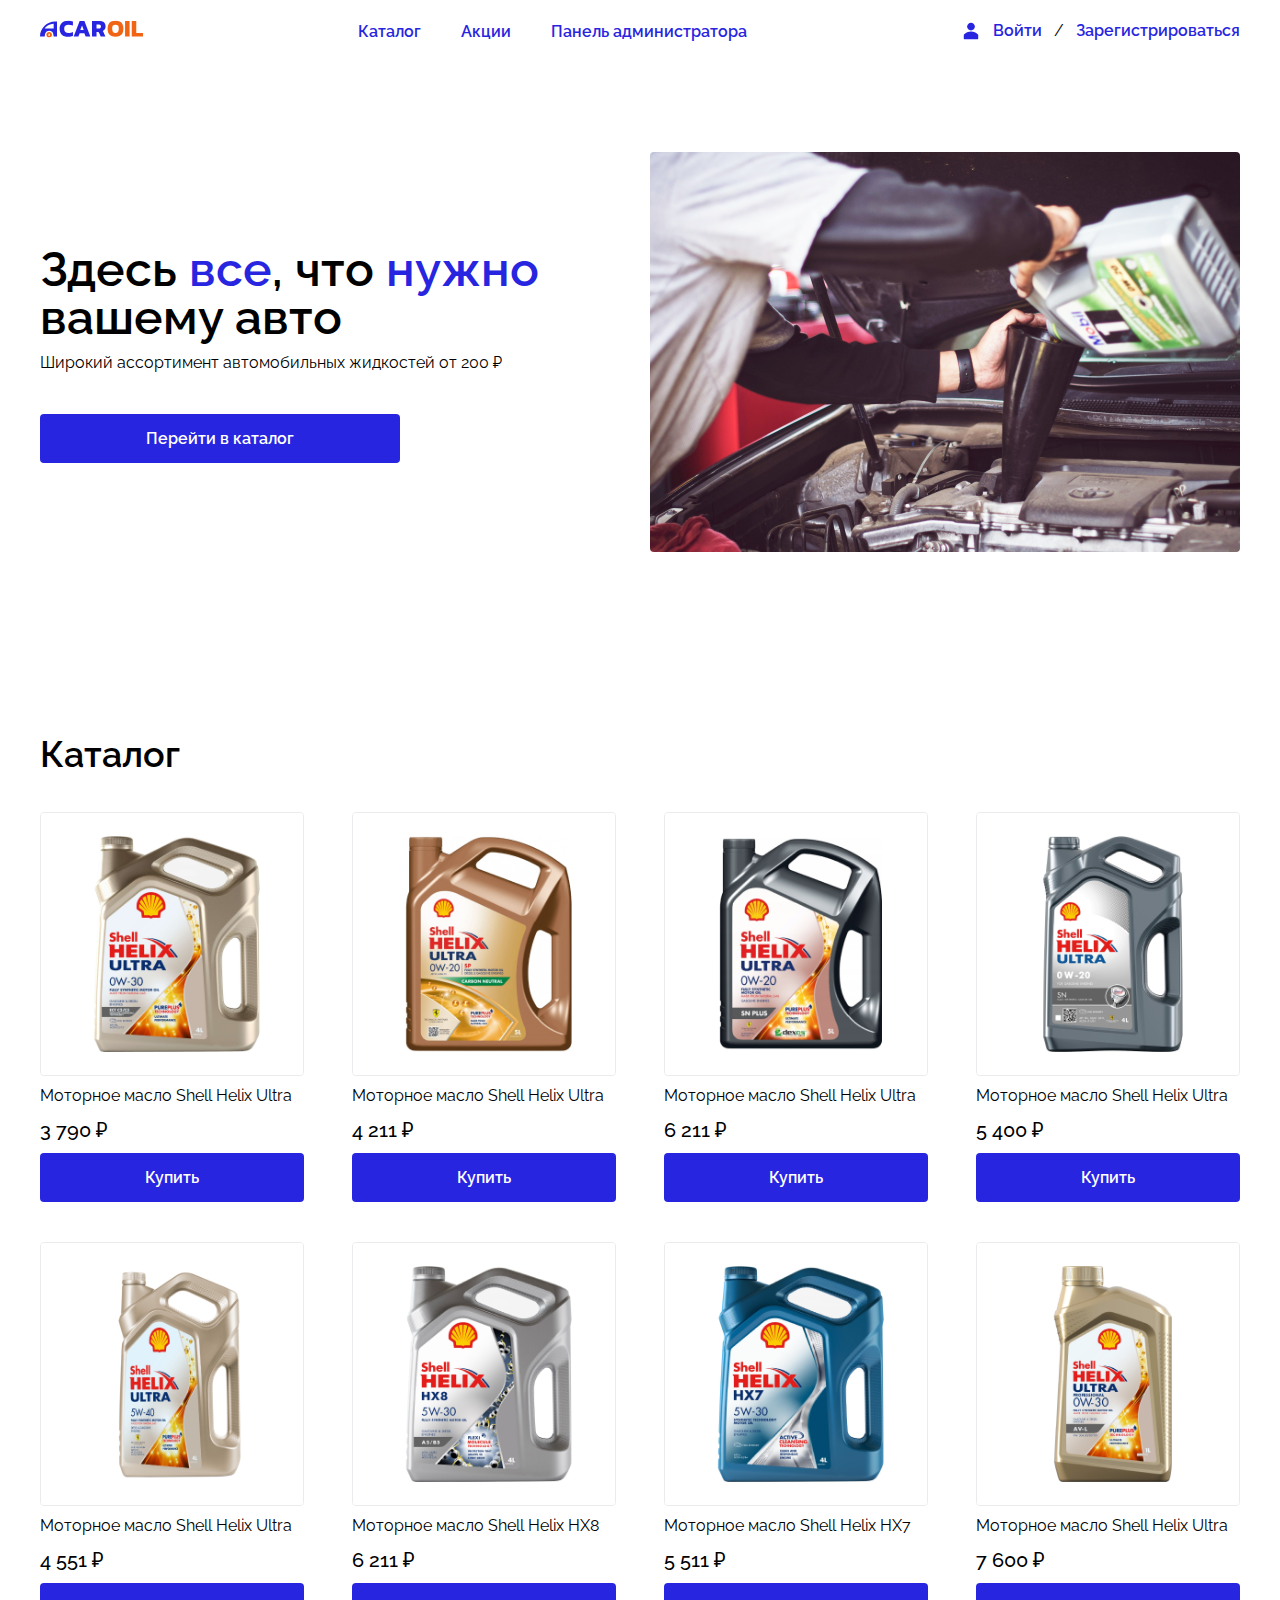
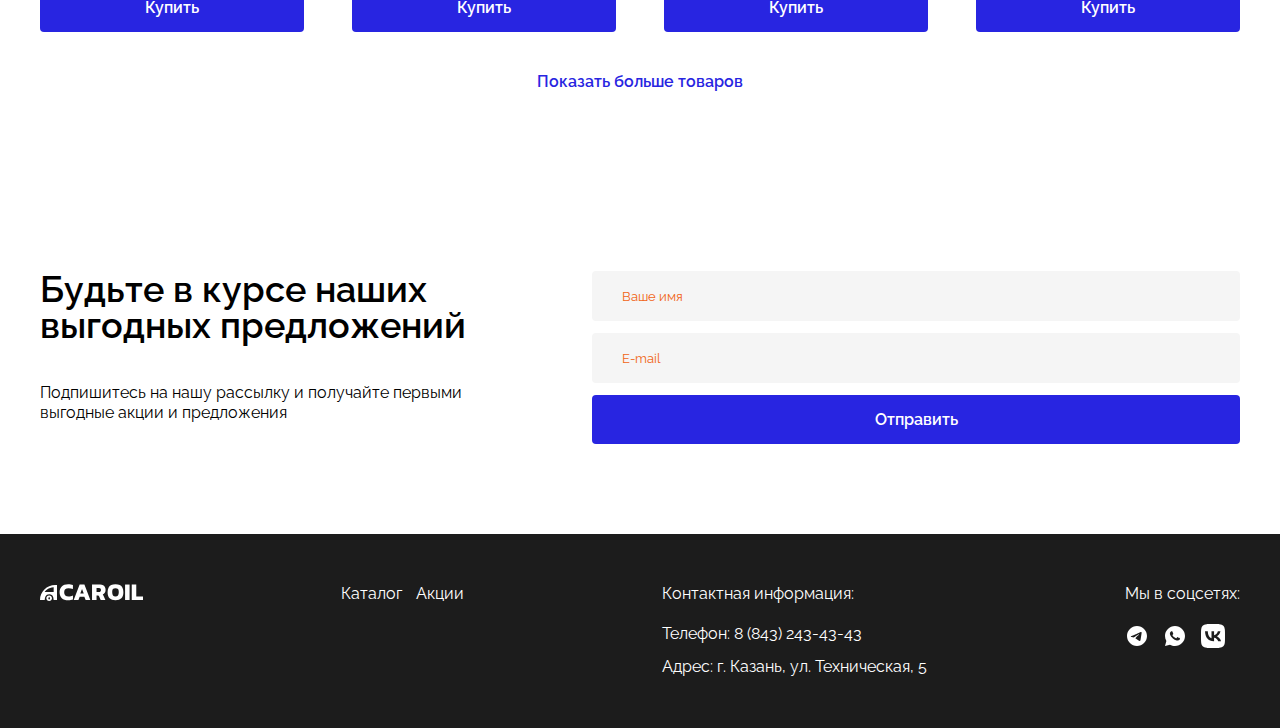
<file: index.html>
<!DOCTYPE html>
<html lang="ru">
  <head>
    <meta charset="UTF-8" />
    <meta http-equiv="X-UA-Compatible" content="IE=edge" />
    <meta name="viewport" content="width=device-width, initial-scale=1.0" />
    <title>CAROIL Главная</title>
    <link rel="stylesheet" href="assets/css/style.css" />
    <link
      href="https://fonts.googleapis.com/css2?family=Raleway:ital,wght@0,100..900;1,100..900&display=swap"
      rel="stylesheet"
    />
    <link
      rel="shortcut icon"
      href="assets/logo/favicon.ico"
      type="image/x-icon"
    />
  </head>

  <body>
    <!-- header -->
    <header>
      <div class="header__content container">
        <div class="header__logo logo">
          <img src="assets/logo/logo.svg" alt="" />
        </div>
        <div class="header__nav">
          <a href="#catalog" class="header__link">Каталог</a>
          <a href="#subscribe" class="header__link">Акции</a>
          <a href="admin.html" class="header__link">Панель администратора</a>
        </div>
        <div class="header__auth">
          <img src="assets/icons/user.svg" alt="" />
          <a href="login.html">Войти</a>
          <p>/</p>
          <a href="signup.html">Зарегистрироваться</a>
        </div>
      </div>
    </header>
    <!-- header end -->

    <!-- main-banner -->
    <div class="main-banner">
      <div class="main-banner__content container py">
        <div class="main-banner__text">
          <h1>Здесь <span>все</span>, что <span>нужно</span> вашему авто</h1>
          <p>Широкий ассортимент автомобильных жидкостей от 200 ₽</p>
          <div class="main-banner__btn">
            <form action="#catalog"><button>Перейти в каталог</button></form>
            
          </div>
        </div>
        <div class="main-banner__img">
          <img src="assets/img/main-banner.png" alt="" class="img" />
        </div>
      </div>
    </div>
    <!-- main-banner end -->

    <!-- main-catalog -->
    <div class="main-catalog container py" id="catalog">
      <div class="main-catalog__title title">
        <h2>Каталог</h2>
      </div>
      <div class="main-catalog__flex">
        <div class="item">
          <img src="assets/img/item.png" alt="" class="main-catalog__img img" />
          <p>Моторное масло Shell Helix Ultra</p>
          <p class="cost">3 790 ₽</p>
          <form action="product.html">
            <button>Купить</button>
          </form>
          
        </div>
        <div class="item">
          <img
            src="assets/img/item-1.png"
            alt=""
            class="main-catalog__img img"
          />
          <p>Моторное масло Shell Helix Ultra</p>
          <p class="cost">4 211 ₽</p>
          <button>Купить</button>
        </div>
        <div class="item">
          <img
            src="assets/img/item-2.png"
            alt=""
            class="main-catalog__img img"
          />
          <p>Моторное масло Shell Helix Ultra</p>
          <p class="cost">6 211 ₽</p>
          <button>Купить</button>
        </div>
        <div class="item">
          <img
            src="assets/img/item-3.png"
            alt=""
            class="main-catalog__img img"
          />
          <p>Моторное масло Shell Helix Ultra</p>
          <p class="cost">5 400 ₽</p>
          <button>Купить</button>
        </div>
        <div class="item">
          <img
            src="assets/img/item-4.png"
            alt=""
            class="main-catalog__img img"
          />
          <p>Моторное масло Shell Helix Ultra</p>
          <p class="cost">4 551 ₽</p>
          <button>Купить</button>
        </div>
        <div class="item">
          <img
            src="assets/img/item-5.png"
            alt=""
            class="main-catalog__img img"
          />
          <p>Моторное масло Shell Helix HX8</p>
          <p class="cost">6 211 ₽</p>
          <button>Купить</button>
        </div>
        <div class="item">
          <img
            src="assets/img/item-6.png"
            alt=""
            class="main-catalog__img img"
          />
          <p>Моторное масло Shell Helix HX7</p>
          <p class="cost">5 511 ₽</p>
          <button>Купить</button>
        </div>
        <div class="item">
          <img
            src="assets/img/item-7.png"
            alt=""
            class="main-catalog__img img"
          />
          <p>Моторное масло Shell Helix Ultra</p>
          <p class="cost">7 600 ₽</p>
          <button>Купить</button>
        </div>
      </div>
      <div class="main-catalog__link">
        <a href="">Показать больше товаров</a>
      </div>
    </div>
    <!-- main-catalog end -->

    <!-- main-subscribe -->
    <div class="main-subscribe container py" id="subscribe">
      <div class="main-subscribe__text">
        <h2>Будьте в курсе наших выгодных предложений</h2>
        <p>
          Подпишитесь на нашу рассылку и получайте первыми выгодные акции и
          предложения
        </p>
      </div>
      <div class="main-subscribe__form">
        <form action="">
          <input type="text" placeholder="Ваше имя" />
          <input type="text" placeholder="E-mail" />
          <button>Отправить</button>
        </form>
      </div>
    </div>
    <!-- main-subscribe end -->

    <!-- footer -->
    <footer>
      <div class="footer__content container">
        <div class="footer__logo logo">
          <img src="assets/logo/logo_white.svg" alt="" />
        </div>
        <div class="footer__nav">
          <a href="" class="footer__a-white">Каталог</a>
          <a href="" class="footer__a-white">Акции</a>
        </div>
        <div class="footer__block">
          <p class="footer__p-white">Контактная информация:</p>
          <div class="footer__contacts">
            <a href="tel:+78432434343" class="footer__a-white"
              >Телефон: 8 (843) 243-43-43</a
            >
            <p class="footer__p-white">Адрес: г. Казань, ул. Техническая, 5</p>
          </div>
        </div>
        <div class="footer__block">
          <p class="footer__p-white">Мы в соцсетях:</p>
          <div class="footer__social-medias">
            <a href=""><img src="assets/icons/telegram.svg" alt="" /></a>
            <a href=""><img src="assets/icons/whatsapp.svg" alt="" /></a>
            <a href=""><img src="assets/icons/vk.svg" alt="" /></a>
          </div>
        </div>
      </div>
    </footer>
    <!-- footer end -->
  </body>
</html>
</file>
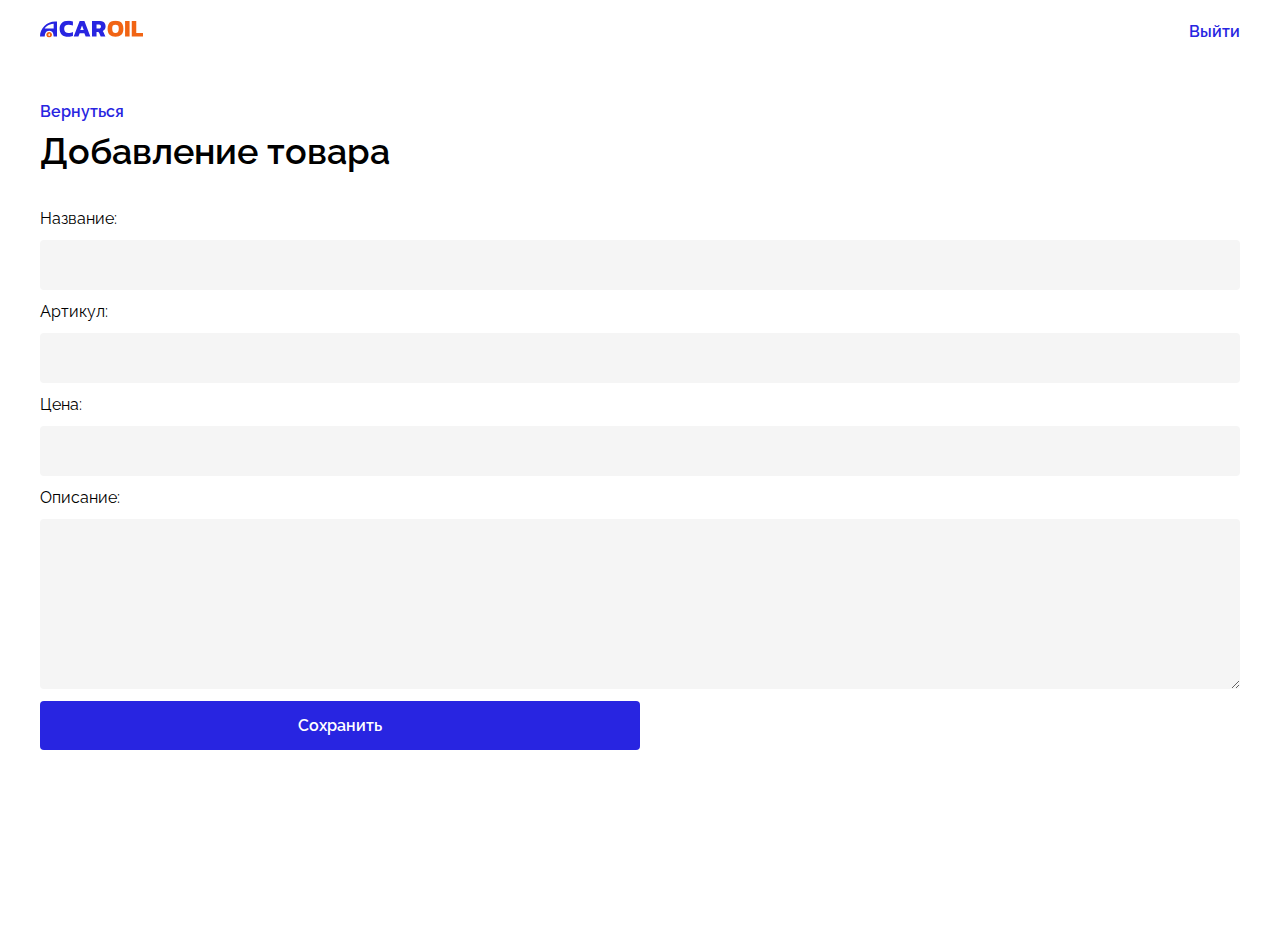
<file: add.html>
<!DOCTYPE html>
<html lang="ru">
  <head>
    <meta charset="UTF-8" />
    <meta name="viewport" content="width=device-width, initial-scale=1.0" />
    <title>Добавление товара</title>
    <link rel="stylesheet" href="assets/css/style.css" />
    <link
      href="https://fonts.googleapis.com/css2?family=Raleway:ital,wght@0,100..900;1,100..900&display=swap"
      rel="stylesheet"
    />
    <link
      rel="shortcut icon"
      href="assets/logo/favicon.ico"
      type="image/x-icon"
    />
  </head>
  <body>
    <!-- header -->
    <header>
      <div class="header__content container">
        <div class="header__logo logo">
          <a href="index.html"><img src="assets/logo/logo.svg" alt="" /></a>
        </div>
        <a href="index.html">Выйти</a>
      </div>
    </header>
    <!-- header end -->

    <!-- add -->
    <div class="add">
        <div class="add__content container py-page">
            <div class="add__title">
                <a href="admin.html">Вернуться</a>
                <h2 class="add__h2 add__h2_pdbtm-40">Добавление товара</h2>
            </div>
            <div class="form form_width-60">
                <form action="">
                    <label for="name">Название:</label>
                    <input type="text" name="name" >
                    <label for="article">Артикул:</label>
                    <input type="text" name="article" >
                    <label for="cost">Цена:</label>
                    <input type="text" name="cost">
                    <label for="description">Описание:</label>
                    <textarea name="description" id="" cols="30" rows="10"></textarea>
                    <button class="form-button">Сохранить</button>
                </form>
            </div>
        </div>
    </div>
    <!-- add end -->
  </body>
</html>
</file>
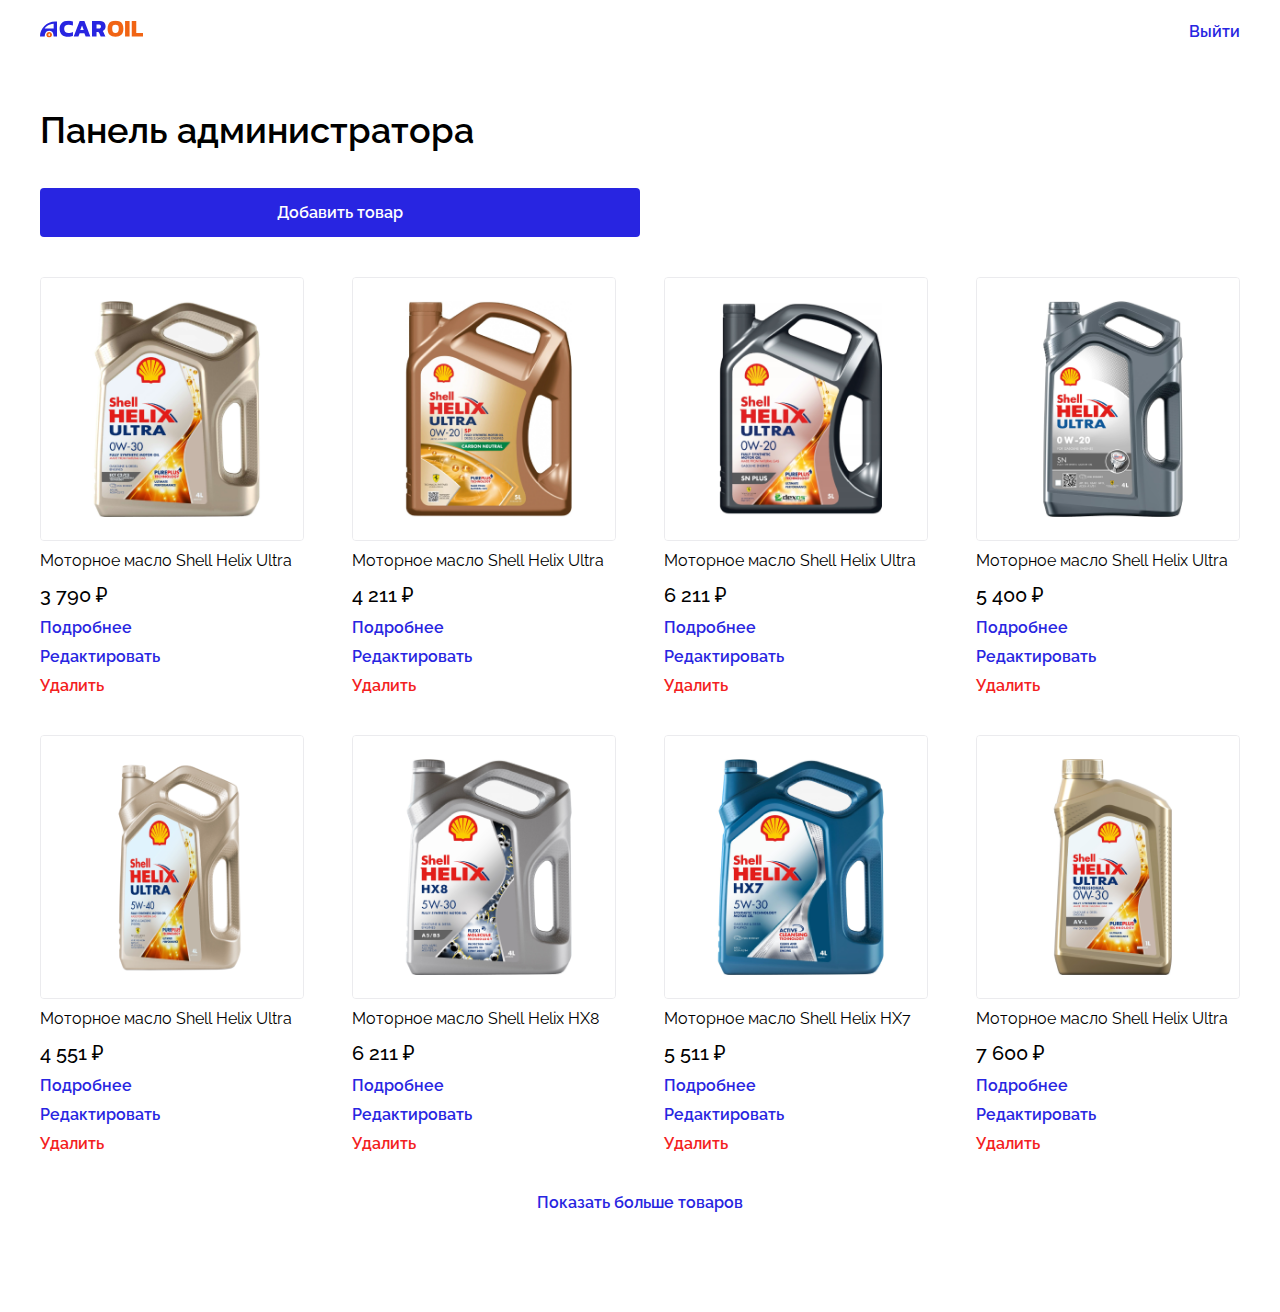
<file: admin.html>
<!DOCTYPE html>
<html lang="ru">
  <head>
    <meta charset="UTF-8" />
    <meta name="viewport" content="width=device-width, initial-scale=1.0" />
    <title>Панель администратора</title>
    <link rel="stylesheet" href="assets/css/style.css" />
    <link
      href="https://fonts.googleapis.com/css2?family=Raleway:ital,wght@0,100..900;1,100..900&display=swap"
      rel="stylesheet"
    />
    <link
      rel="shortcut icon"
      href="assets/logo/favicon.ico"
      type="image/x-icon"
    />
  </head>
  <body>
    <!-- header -->
    <header>
      <div class="header__content container">
        <div class="header__logo logo">
          <a href="index.html"><img src="assets/logo/logo.svg" alt="" /></a>
        </div>
        <a href="index.html">Выйти</a>
      </div>
    </header>
    <!-- header end -->

    <!-- admin-catalog -->
    <div class="admin-catalog">
      <div class="admin-catalog__content container">
        <div class="admin-catalog__title">
          <h2>Панель администратора</h2>
        </div>
        <div class="admin-catalog__btn">
          <form action="add.html">
            <button class="form-button">Добавить товар</button>
          </form>
        </div>
        <div class="admin-catalog__flex">
          <div class="item">
            <img
              src="assets/img/item.png"
              alt=""
              class="main-catalog__img img"
            />
            <p>Моторное масло Shell Helix Ultra</p>
            <p class="cost">3 790 ₽</p>
            <a href="">Подробнее</a>
            <a href="edit.html">Редактировать</a>
            <a href="" class="admin-catalog__delete-link">Удалить</a>
          </div>
          <div class="item">
            <img
              src="assets/img/item-1.png"
              alt=""
              class="main-catalog__img img"
            />
            <p>Моторное масло Shell Helix Ultra</p>
            <p class="cost">4 211 ₽</p>
            <a href="">Подробнее</a>
            <a href="">Редактировать</a>
            <a href="" class="admin-catalog__delete-link">Удалить</a>
          </div>
          <div class="item">
            <img
              src="assets/img/item-2.png"
              alt=""
              class="main-catalog__img img"
            />
            <p>Моторное масло Shell Helix Ultra</p>
            <p class="cost">6 211 ₽</p>
            <a href="">Подробнее</a>
            <a href="">Редактировать</a>
            <a href="" class="admin-catalog__delete-link">Удалить</a>
          </div>
          <div class="item">
            <img
              src="assets/img/item-3.png"
              alt=""
              class="main-catalog__img img"
            />
            <p>Моторное масло Shell Helix Ultra</p>
            <p class="cost">5 400 ₽</p>
            <a href="">Подробнее</a>
            <a href="">Редактировать</a>
            <a href="" class="admin-catalog__delete-link">Удалить</a>
          </div>
          <div class="item">
            <img
              src="assets/img/item-4.png"
              alt=""
              class="main-catalog__img img"
            />
            <p>Моторное масло Shell Helix Ultra</p>
            <p class="cost">4 551 ₽</p>
            <a href="">Подробнее</a>
            <a href="">Редактировать</a>
            <a href="" class="admin-catalog__delete-link">Удалить</a>
          </div>
          <div class="item">
            <img
              src="assets/img/item-5.png"
              alt=""
              class="main-catalog__img img"
            />
            <p>Моторное масло Shell Helix HX8</p>
            <p class="cost">6 211 ₽</p>
            <a href="">Подробнее</a>
            <a href="">Редактировать</a>
            <a href="" class="admin-catalog__delete-link">Удалить</a>
          </div>
          <div class="item">
            <img
              src="assets/img/item-6.png"
              alt=""
              class="main-catalog__img img"
            />
            <p>Моторное масло Shell Helix HX7</p>
            <p class="cost">5 511 ₽</p>
            <a href="">Подробнее</a>
            <a href="">Редактировать</a>
            <a href="" class="admin-catalog__delete-link">Удалить</a>
          </div>
          <div class="item">
            <img
              src="assets/img/item-7.png"
              alt=""
              class="main-catalog__img img"
            />
            <p>Моторное масло Shell Helix Ultra</p>
            <p class="cost">7 600 ₽</p>
            <a href="">Подробнее</a>
            <a href="">Редактировать</a>
            <a href="" class="admin-catalog__delete-link">Удалить</a>
          </div>
        </div>
        <div class="admin-catalog__link">
          <a href="">Показать больше товаров</a>
        </div>
      </div>
    </div>
    <!-- admin-catalog end -->
  </body>
</html>
</file>
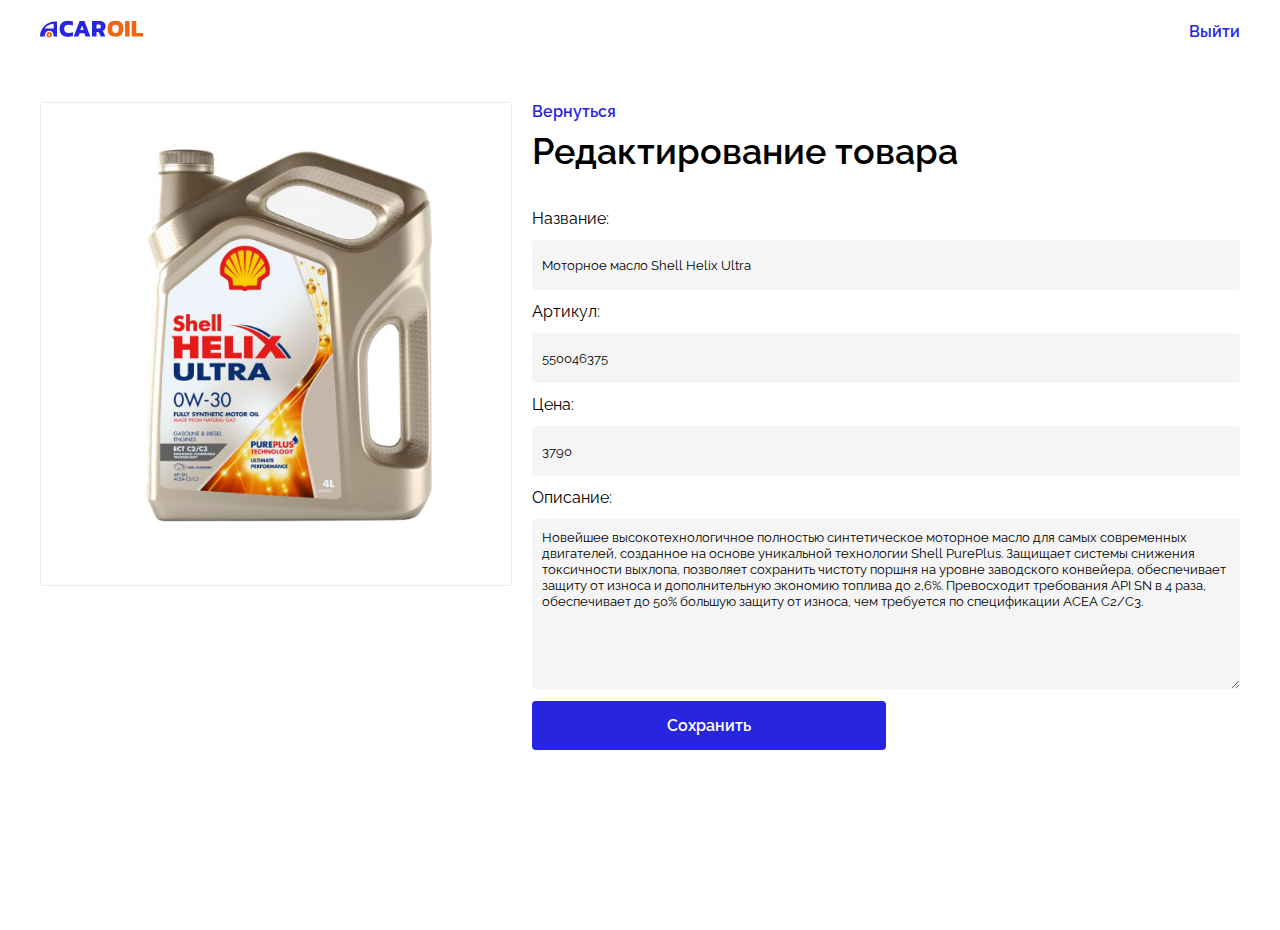
<file: edit.html>
<!DOCTYPE html>
<html lang="ru">
  <head>
    <meta charset="UTF-8" />
    <meta name="viewport" content="width=device-width, initial-scale=1.0" />
    <title>Редактирование товара</title>
    <link rel="stylesheet" href="assets/css/style.css" />
    <link
      href="https://fonts.googleapis.com/css2?family=Raleway:ital,wght@0,100..900;1,100..900&display=swap"
      rel="stylesheet"
    />
    <link
      rel="shortcut icon"
      href="assets/logo/favicon.ico"
      type="image/x-icon"
    />
  </head>
  <body>
    <!-- header -->
    <header>
      <div class="header__content container">
        <div class="header__logo logo">
            <a href="index.html"><img src="assets/logo/logo.svg" alt="" /></a>
          
        </div>
        <a href="index.html">Выйти</a>
      </div>
    </header>
    <!-- header end -->

    <!-- edit -->
    <div class="edit">
      <div class="edit__content container py-page">
        <div class="edit__img img">
            <img src="assets/img/product.png" alt="">
        </div>
        <div class="edit__block">
          <div class="edit__title">
            <a href="admin.html">Вернуться</a>
            <h2 class="edit__h2 edit__h2_pdbtm-40">Редактирование товара</h2>
          </div>
          <div class="form">
            <form action="">
                <label for="name">Название:</label>
                <input type="text" name="name" value="Моторное масло Shell Helix Ultra">
                <label for="article">Артикул:</label>
                <input type="text" name="article" value="550046375">
                <label for="cost">Цена:</label>
                <input type="text" name="cost" value="3790">
                <label for="description">Описание:</label>
                <textarea name="description" id="" cols="30" rows="10">Новейшее высокотехнологичное полностью синтетическое моторное масло для самых современных двигателей, созданное на основе уникальной технологии Shell PurePlus. Защищает системы снижения токсичности выхлопа, позволяет сохранить чистоту поршня на уровне заводского конвейера, обеспечивает защиту от износа и дополнительную экономию топлива до 2,6%. Превосходит требования API SN в 4 раза, обеспечивает до 50% большую защиту от износа, чем требуется по спецификации ACEA C2/C3.</textarea>
                <button class="form-button">Сохранить</button>
            </form>
          </div>
        </div>
      </div>
    </div>
    <!-- edit end -->
  </body>
</html>
</file>
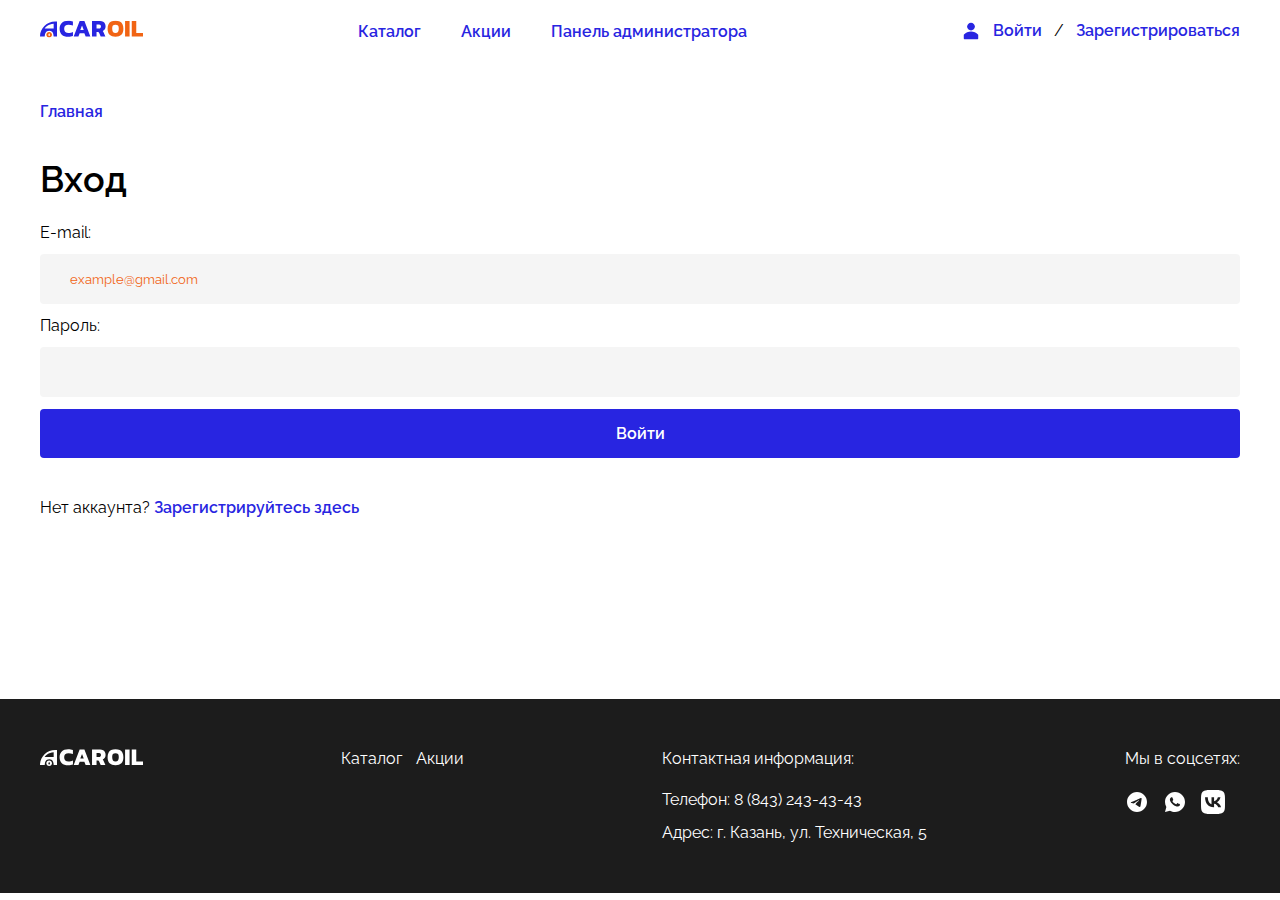
<file: login.html>
<!DOCTYPE html>
<html lang="ru">
  <head>
    <meta charset="UTF-8" />
    <meta http-equiv="X-UA-Compatible" content="IE=edge" />
    <meta name="viewport" content="width=device-width, initial-scale=1.0" />
    <title>CAROIL Главная</title>
    <link rel="stylesheet" href="assets/css/style.css" />
    <link
      href="https://fonts.googleapis.com/css2?family=Raleway:ital,wght@0,100..900;1,100..900&display=swap"
      rel="stylesheet"
    />
    <link
      rel="shortcut icon"
      href="assets/logo/favicon.ico"
      type="image/x-icon"
    />
  </head>

  <body>
    <!-- header -->
    <header>
      <div class="header__content container">
        <div class="header__logo logo">
          <img src="assets/logo/logo.svg" alt="" />
        </div>
        <div class="header__nav">
          <a href="#catalog" class="header__link">Каталог</a>
          <a href="#subscribe" class="header__link">Акции</a>
          <a href="admin.html" class="header__link">Панель администратора</a>
        </div>
        <div class="header__auth">
          <img src="assets/icons/user.svg" alt="" />
          <a href="login.html">Войти</a>
          <p>/</p>
          <a href="signup.html">Зарегистрироваться</a>
        </div>
      </div>
    </header>
    <!-- header end -->

    <div class="auth container py-page">
      <div class="auth__content">
        <div class="auth__nav">
          <a href="index.html">Главная</a>
        </div>
        <div class="auth__form">
          <h2>Вход</h2>
          <form action="">
            <label for="email">E-mail:</label>
            <input type="text" name="email" placeholder="example@gmail.com" />
            <label for="password">Пароль:</label>
            <input type="text" name="password" />
            <button>Войти</button>
          </form>
        </div>
        <div class="auth__link">
          <p>Нет аккаунта? <a href="signup.html">Зарегистрируйтесь здесь</a></p>
        </div>
      </div>
    </div>

    <!-- footer -->
    <footer>
      <div class="footer__content container">
        <div class="footer__logo logo">
          <img src="assets/logo/logo_white.svg" alt="" />
        </div>
        <div class="footer__nav">
          <a href="" class="footer__a-white">Каталог</a>
          <a href="" class="footer__a-white">Акции</a>
        </div>
        <div class="footer__block">
          <p class="footer__p-white">Контактная информация:</p>
          <div class="footer__contacts">
            <a href="tel:+78432434343" class="footer__a-white"
              >Телефон: 8 (843) 243-43-43</a
            >
            <p class="footer__p-white">Адрес: г. Казань, ул. Техническая, 5</p>
          </div>
        </div>
        <div class="footer__block">
          <p class="footer__p-white">Мы в соцсетях:</p>
          <div class="footer__social-medias">
            <a href=""><img src="assets/icons/telegram.svg" alt="" /></a>
            <a href=""><img src="assets/icons/whatsapp.svg" alt="" /></a>
            <a href=""><img src="assets/icons/vk.svg" alt="" /></a>
          </div>
        </div>
      </div>
    </footer>
    <!-- footer end -->
  </body>
</html>
</file>
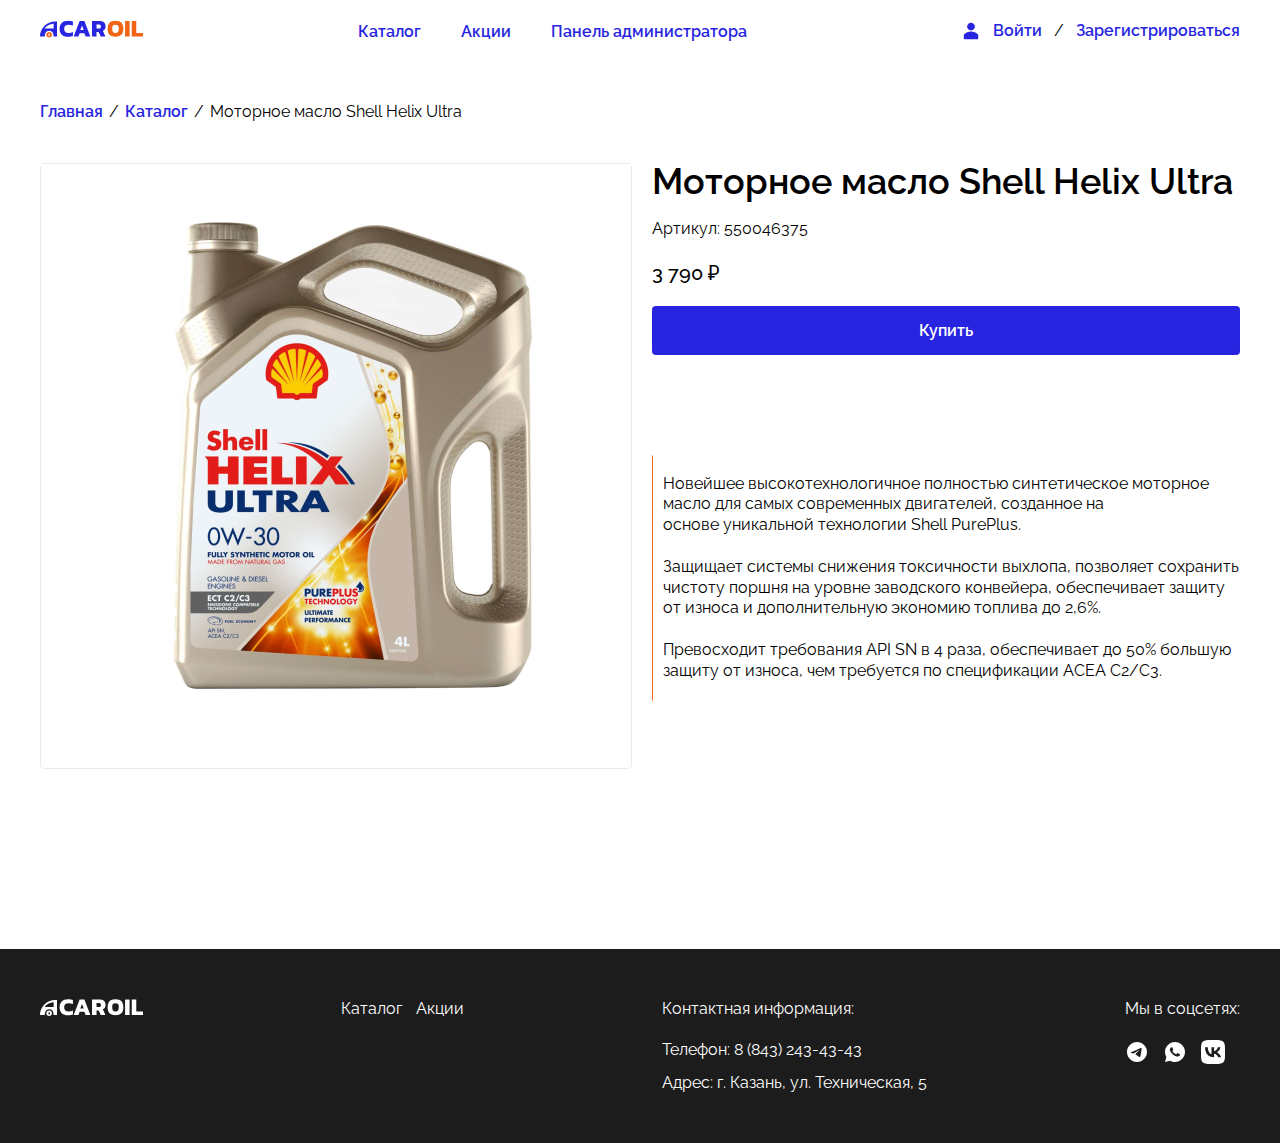
<file: product.html>
<!DOCTYPE html>
<html lang="ru">
  <head>
    <meta charset="UTF-8" />
    <meta http-equiv="X-UA-Compatible" content="IE=edge" />
    <meta name="viewport" content="width=device-width, initial-scale=1.0" />
    <title>CAROIL Страница товара</title>
    <link rel="stylesheet" href="assets/css/style.css" />
    <link
      href="https://fonts.googleapis.com/css2?family=Raleway:ital,wght@0,100..900;1,100..900&display=swap"
      rel="stylesheet"
    />
    <link
      rel="shortcut icon"
      href="assets/logo/favicon.ico"
      type="image/x-icon"
    />
  </head>

  <body>
    <!-- header -->
    <header>
      <div class="header__content container">
        <div class="header__logo logo">
          <img src="assets/logo/logo.svg" alt="" />
        </div>
        <div class="header__nav">
          <a href="#catalog" class="header__link">Каталог</a>
          <a href="#subscribe" class="header__link">Акции</a>
          <a href="admin.html" class="header__link">Панель администратора</a>
        </div>
        <div class="header__auth">
          <img src="assets/icons/user.svg" alt="" />
          <a href="login.html">Войти</a>
          <p>/</p>
          <a href="signup.html">Зарегистрироваться</a>
        </div>
      </div>
    </header>
    <!-- header end -->

    <!-- product -->
    <div class="product">
      <div class="product__content container">
        <div class="breadcrumbs breadcrumbs_pdbtm-40px">
          <a href="index.html">Главная</a>
          <p>/</p>
          <a href="#">Каталог</a>
          <p>/</p>
          <p>Моторное масло Shell Helix Ultra</p>
        </div>
        <div class="product__info">
          <div class="product__img img">
            <img src="assets/img/product.png" alt="" />
          </div>
          <div class="product__text">
            <div class="product__title">
              <h2>Моторное масло Shell Helix Ultra</h2>
              <p>Артикул: 550046375</p>
              <p class="cost">3 790 ₽</p>
              <button>Купить</button>
            </div>
            <div class="product__description">
                <img src="assets/icons/line.svg" alt="">
                <p>Новейшее высокотехнологичное полностью синтетическое моторное масло для самых современных двигателей, созданное на основе уникальной технологии Shell PurePlus. <br><br>
                Защищает системы снижения токсичности выхлопа, позволяет сохранить чистоту поршня на уровне заводского конвейера, обеспечивает защиту от износа и дополнительную экономию топлива до 2,6%. <br><br>
                Превосходит требования API SN в 4 раза, обеспечивает до 50% большую защиту от износа, чем требуется по спецификации ACEA C2/C3.</p>
            </div>
          </div>
        </div>
      </div>
    </div>
    <!-- product end -->

    <!-- footer -->
    <footer>
      <div class="footer__content container">
        <div class="footer__logo logo">
          <img src="assets/logo/logo_white.svg" alt="" />
        </div>
        <div class="footer__nav">
          <a href="" class="footer__a-white">Каталог</a>
          <a href="" class="footer__a-white">Акции</a>
        </div>
        <div class="footer__block">
          <p class="footer__p-white">Контактная информация:</p>
          <div class="footer__contacts">
            <a href="tel:+78432434343" class="footer__a-white"
              >Телефон: 8 (843) 243-43-43</a
            >
            <p class="footer__p-white">Адрес: г. Казань, ул. Техническая, 5</p>
          </div>
        </div>
        <div class="footer__block">
          <p class="footer__p-white">Мы в соцсетях:</p>
          <div class="footer__social-medias">
            <a href=""><img src="assets/icons/telegram.svg" alt="" /></a>
            <a href=""><img src="assets/icons/whatsapp.svg" alt="" /></a>
            <a href=""><img src="assets/icons/vk.svg" alt="" /></a>
          </div>
        </div>
      </div>
    </footer>
    <!-- footer end -->
  </body>
</html>
</file>
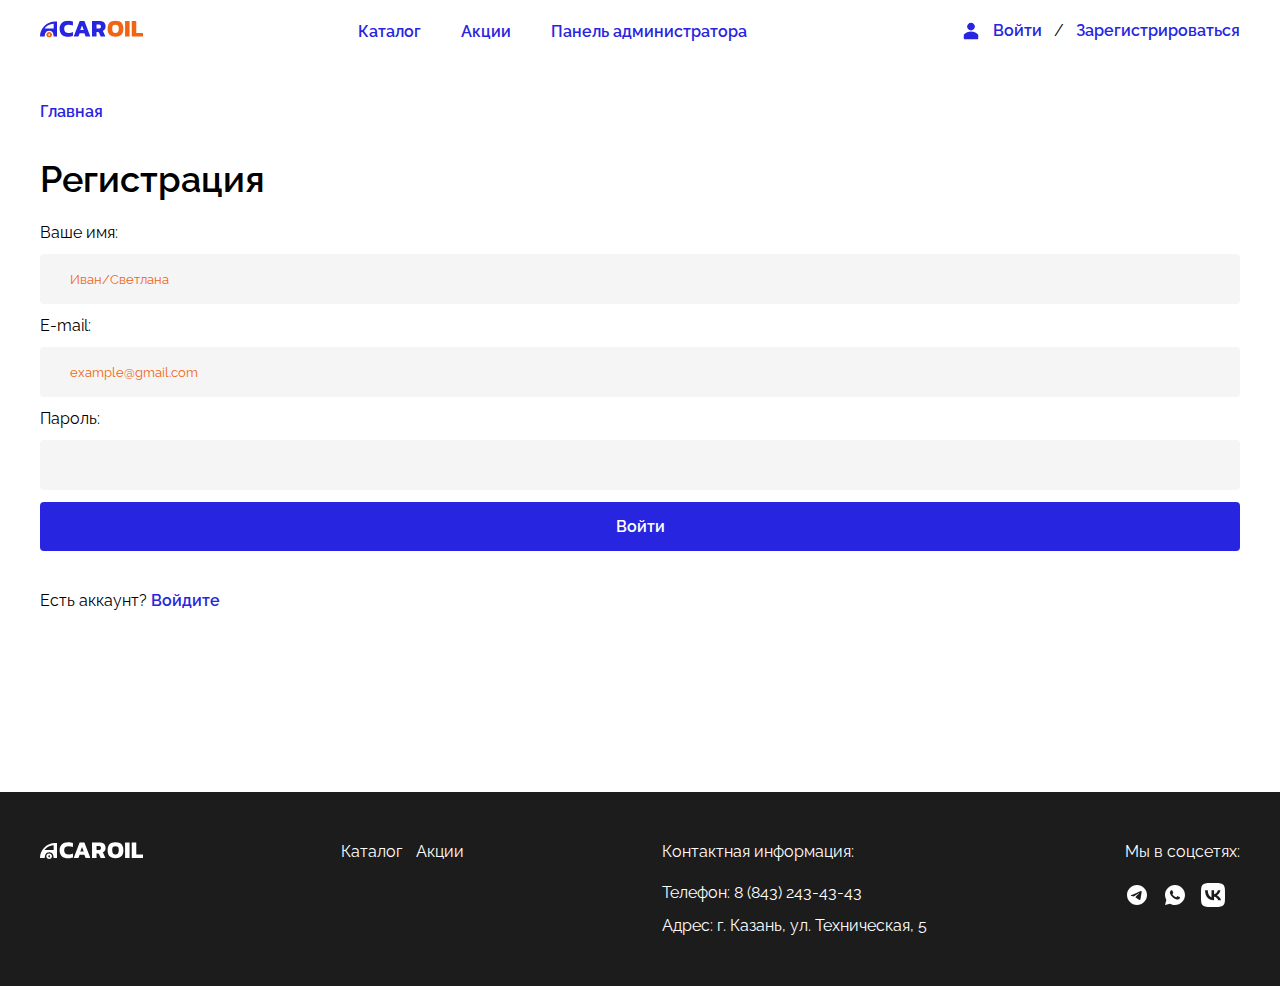
<file: signup.html>
<!DOCTYPE html>
<html lang="ru">
  <head>
    <meta charset="UTF-8" />
    <meta http-equiv="X-UA-Compatible" content="IE=edge" />
    <meta name="viewport" content="width=device-width, initial-scale=1.0" />
    <title>CAROIL Главная</title>
    <link rel="stylesheet" href="assets/css/style.css" />
    <link
      href="https://fonts.googleapis.com/css2?family=Raleway:ital,wght@0,100..900;1,100..900&display=swap"
      rel="stylesheet"
    />
    <link
      rel="shortcut icon"
      href="assets/logo/favicon.ico"
      type="image/x-icon"
    />
  </head>

  <body>
    <!-- header -->
    <header>
      <div class="header__content container">
        <div class="header__logo logo">
          <img src="assets/logo/logo.svg" alt="" />
        </div>
        <div class="header__nav">
          <a href="#catalog" class="header__link">Каталог</a>
          <a href="#subscribe" class="header__link">Акции</a>
          <a href="admin.html" class="header__link">Панель администратора</a>
        </div>
        <div class="header__auth">
          <img src="assets/icons/user.svg" alt="" />
          <a href="login.html">Войти</a>
          <p>/</p>
          <a href="signup.html">Зарегистрироваться</a>
        </div>
      </div>
    </header>
    <!-- header end -->

    <div class="auth container py-page">
      <div class="auth__content">
        <div class="auth__nav">
          <a href="index.html">Главная</a>
        </div>
        <div class="auth__form">
          <h2>Регистрация</h2>
          <form action="">
            <label for="email">Ваше имя:</label>
            <input type="text" name="email" placeholder="Иван/Светлана" />
            <label for="email">E-mail:</label>
            <input type="text" name="email" placeholder="example@gmail.com" />
            <label for="password">Пароль:</label>
            <input type="text" name="password" />
            <button>Войти</button>
          </form>
        </div>
        <div class="auth__link">
          <p>Есть аккаунт? <a href="login.html">Войдите</a></p>
        </div>
      </div>
    </div>

    <!-- footer -->
    <footer>
      <div class="footer__content container">
        <div class="footer__logo logo">
          <img src="assets/logo/logo_white.svg" alt="" />
        </div>
        <div class="footer__nav">
          <a href="" class="footer__a-white">Каталог</a>
          <a href="" class="footer__a-white">Акции</a>
        </div>
        <div class="footer__block">
          <p class="footer__p-white">Контактная информация:</p>
          <div class="footer__contacts">
            <a href="tel:+78432434343" class="footer__a-white"
              >Телефон: 8 (843) 243-43-43</a
            >
            <p class="footer__p-white">Адрес: г. Казань, ул. Техническая, 5</p>
          </div>
        </div>
        <div class="footer__block">
          <p class="footer__p-white">Мы в соцсетях:</p>
          <div class="footer__social-medias">
            <a href=""><img src="assets/icons/telegram.svg" alt="" /></a>
            <a href=""><img src="assets/icons/whatsapp.svg" alt="" /></a>
            <a href=""><img src="assets/icons/vk.svg" alt="" /></a>
          </div>
        </div>
      </div>
    </footer>
    <!-- footer end -->
  </body>
</html>
</file>
<file: assets/css/style.css>
* {
    padding: 0;
    margin: 0;
    text-decoration: none;
    box-sizing: border-box;
    font-family: "Raleway", sans-serif;
    transition: .5s;
    scroll-behavior: smooth;
}

:root {
    --blue-color: #2825E1;
    --orange-color: #F16414;
    --gray-stroke: #EBEBEE;
    --gray-input: #F5F5F5;
    --dark: #1C1C1C;
    --red: #F32020;
}

.container {
    max-width: 1200px;
    margin: 0 auto;
}

button{
    background: var(--blue-color);
    font-size: 16px;
    font-weight: 600;
    color: white;
    border: none;
    padding: 15px 64px;
    border-radius: 4px;
}
button:hover{
    background: var(--orange-color);
}

form{
    display: flex;
    flex-direction: column;
    gap: 12px;
}

input{
    background: var(--gray-input);
    height: 50px;
    border: none;
    border-radius: 4px;
    padding-left: 10px;
}
textarea{
    background: var(--gray-input);
    border: none;
    border-radius: 4px;
    padding-left: 10px;
    padding-top: 10px;
}
::placeholder{
    font-weight: 400;
    color: var(--orange-color);
    padding-left: 20px;
}

.py {
    padding: 90px 0;
}

.py-page{
    padding-top: 40px;
    padding-bottom: 180px;
}

h1 {
    font-size: 48px;
    font-weight: 600;
    line-height: 100%;
}

h2 {
    font-size: 36px;
    font-weight: 600;
    line-height: 100%;
}

p {
    font-size: 16px;
    font-weight: 400;
    line-height: 130%;
}

.cost {
    font-size: 20px;
    font-weight: 500;
}

a {
    color: var(--blue-color);
    font-size: 16px;
    font-weight: 600;
}

a:hover {
    transform: translateX(5px);
}

.img{
    border-radius: 4px;
}

.title{
    padding-bottom: 40px;
}

.item{
    display: flex;
    flex-direction: column;
    gap: 10px;
    width: 22%;
}
span{
    color: var(--blue-color);
}

.form-button{
    width: 50%;
}


/* main page */
/* header */
header{
    padding: 20px 0;
}
.header__content {
    display: flex;
    justify-content: space-between;
    align-items: center;
}
.header__nav{
    display: flex;
    gap: 40px;
    align-items: center;
}

.header__auth{
    display: flex;
    gap: 12px;
    align-items: center;
}
/* header end */

/* main-banner */
.main-banner__content{
    display: flex;
    align-items: center;
    justify-content: space-between;
}
.main-banner__text{
    display: flex;
    flex-direction: column;
    gap: 12px;
    width: 50%;
}
.main-banner__btn{
    padding-top: 28px;
    width: 60%;
}
/* main-banner end */

/* main-catalog */
.main-catalog__flex{
    display: flex;
    flex-wrap: wrap;
    gap: 40px;
    justify-content: space-between;
}
.main-catalog__img{
    border: 1px solid var(--gray-stroke);
}
.main-catalog__link{
    padding-top: 40px;
    font-size: 20px;
    display: flex;
    justify-content: center;
}
/* main-catalog end */

/* main-subscribe */
.main-subscribe{
    display: flex;
    gap: 120px;
}
.main-subscribe__text{
    display: flex;
    flex-direction: column;
    gap: 40px;
    width: 40%;
}
.main-subscribe__form{
    width: 60%;
}
/* main-subscribe end */

/* footer */
footer{
    padding: 50px 0;
    background: var(--dark);
}
.footer__content{
    display: flex;
    justify-content: space-between;
}
.footer__nav{
    display: flex;
    gap: 14px;
}
.footer__block{
    display: flex;
    flex-direction: column;
    gap: 20px;
}
.footer__contacts{
    display: flex;
    flex-direction: column;
    gap: 14px;
}
.footer__social-medias{
    display: flex;
    gap: 14px;
}
.footer__p-white{
    color: white;
}
.footer__a-white{
    color: white;
    font-weight: 400;
}
/* footer end */
/* main page end */


/* admin page */
/* admin-catalog */
.admin-catalog{
    padding: 50px 0;
    padding-bottom: 100px;
}
.admin-catalog__content{
    display: flex;
    flex-direction: column;
    gap: 40px;
}
.admin-catalog__flex{
    display: flex;
    flex-wrap: wrap;
    gap: 40px;
    justify-content: space-between;
}
.admin-catalog__img{
    border: 1px solid var(--gray-stroke);
}
.admin-catalog__link{
    font-size: 20px;
    display: flex;
    justify-content: center;
}
.admin-catalog__delete-link{
    color: var(--red);
}

/* admin page end */

/* product page */
.product{
    padding-top: 40px;
    padding-bottom: 180px;
}

.breadcrumbs {
    display: flex;
    gap: 6px;
}
.breadcrumbs_pdbtm-40px{
    padding-bottom: 40px;
}
.product__info {
    display: flex;
    gap: 20px;justify-content: space-between;
    align-items: flex-start;
}
.product__img{
    border: 1px solid var(--gray-stroke);
    width: 50%;
}

.product__text {
    display: flex;
    flex-direction: column;
    gap: 100px;
}
.product__title {
    display: flex;
    flex-direction: column;
    gap: 20px;
}
.product__description {
    display: flex;
    gap: 10px;
    align-items: center;
}

/* product page end */

/* edit page */
/* edit */
.edit__content{
    display: flex;
    gap: 20px;
    align-items: flex-start;
}
.edit__img{
    width: 40%;
    border: 1px solid var(--gray-stroke);
}
.edit__img img{
    width: 100%;
}
.edit__block{
    width: 60%;
}
.edit__title{
    display: flex;
    flex-direction: column;
    gap: 12px;
}
.edit__h2_pdbtm-40{
    padding-bottom: 40px;
}
/* edit end */
/* edit page end */

/* add page */
/* add */

.add__title {
    display: flex;
    flex-direction: column;
    gap: 12px;
}

.add__h2_pdbtm-40 {
    padding-bottom: 40px;
}

/* add end */
/* add page end */

/* auth */
.auth__content{
    display: flex;
    flex-direction: column;
    gap: 40px;
}
.auth__form{
    display: flex;
    flex-direction: column;
    gap: 26px;
}
/* auth end */
</file>
